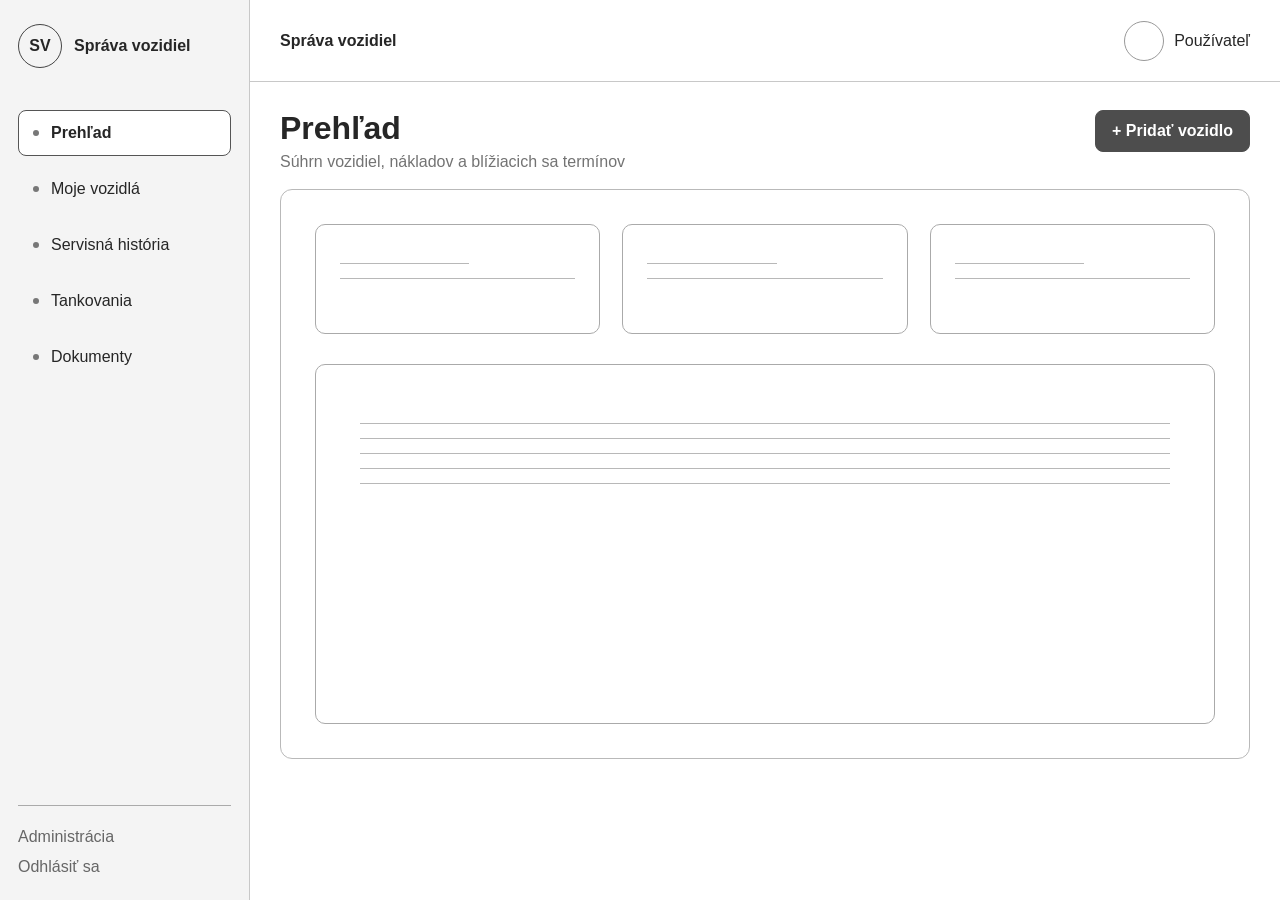
<file: html/index.html>
<!DOCTYPE html>
<html lang="sk">
<head>
  <meta charset="UTF-8">
  <meta name="viewport" content="width=device-width, initial-scale=1.0">
  <title>Správa vozidiel - Prehľad</title>
  <link rel="stylesheet" href="style.css">
</head>
<body>
  <div class="app">
    <aside class="sidebar">
      <div class="brand">
        <div class="brand-mark">SV</div>
        <span>Správa vozidiel</span>
      </div>

      <nav aria-label="Hlavná navigácia">
        <ul class="nav-list">
          <li><a class="nav-link active" href="index.html">Prehľad</a></li>
          <li><a class="nav-link" href="detail.html">Moje vozidlá</a></li>
          <li><a class="nav-link" href="#">Servisná história</a></li>
          <li><a class="nav-link" href="#">Tankovania</a></li>
          <li><a class="nav-link" href="#">Dokumenty</a></li>
        </ul>

        <div class="mobile-nav">
          <a class="active" href="index.html">Prehľad</a>
          <a href="detail.html">Vozidlá</a>
          <a href="#">Servis</a>
          <a href="#">Tankovania</a>
          <a href="#">Dokumenty</a>
        </div>
      </nav>

      <div class="sidebar-bottom">
        <a href="#">Administrácia</a>
        <a href="#">Odhlásiť sa</a>
      </div>
    </aside>

    <div class="app-body">
      <header class="topbar">
        <div class="topbar-title">Správa vozidiel</div>
        <div class="user">
          <div class="user-avatar" aria-hidden="true"></div>
          <span>Používateľ</span>
        </div>
      </header>

      <main class="main">
        <section class="page-heading">
          <div>
            <h1>Prehľad</h1>
            <p class="subtitle">Súhrn vozidiel, nákladov a blížiacich sa termínov</p>
          </div>
          <button class="btn btn-primary" type="button">+ Pridať vozidlo</button>
        </section>

        <section class="panel overview-panel" aria-label="Prehľad aplikácie">
          <div class="summary-grid">
            <article class="placeholder-card">
              <div class="placeholder-line short"></div>
              <div class="placeholder-line"></div>
            </article>
            <article class="placeholder-card">
              <div class="placeholder-line short"></div>
              <div class="placeholder-line"></div>
            </article>
            <article class="placeholder-card">
              <div class="placeholder-line short"></div>
              <div class="placeholder-line"></div>
            </article>
          </div>

          <div class="placeholder-content" aria-label="Priestor pre hlavný obsah">
            <div class="placeholder-line"></div>
            <div class="placeholder-line"></div>
            <div class="placeholder-line"></div>
            <div class="placeholder-line"></div>
            <div class="placeholder-line"></div>
          </div>
        </section>
      </main>
    </div>
  </div>
</body>
</html>
</file>
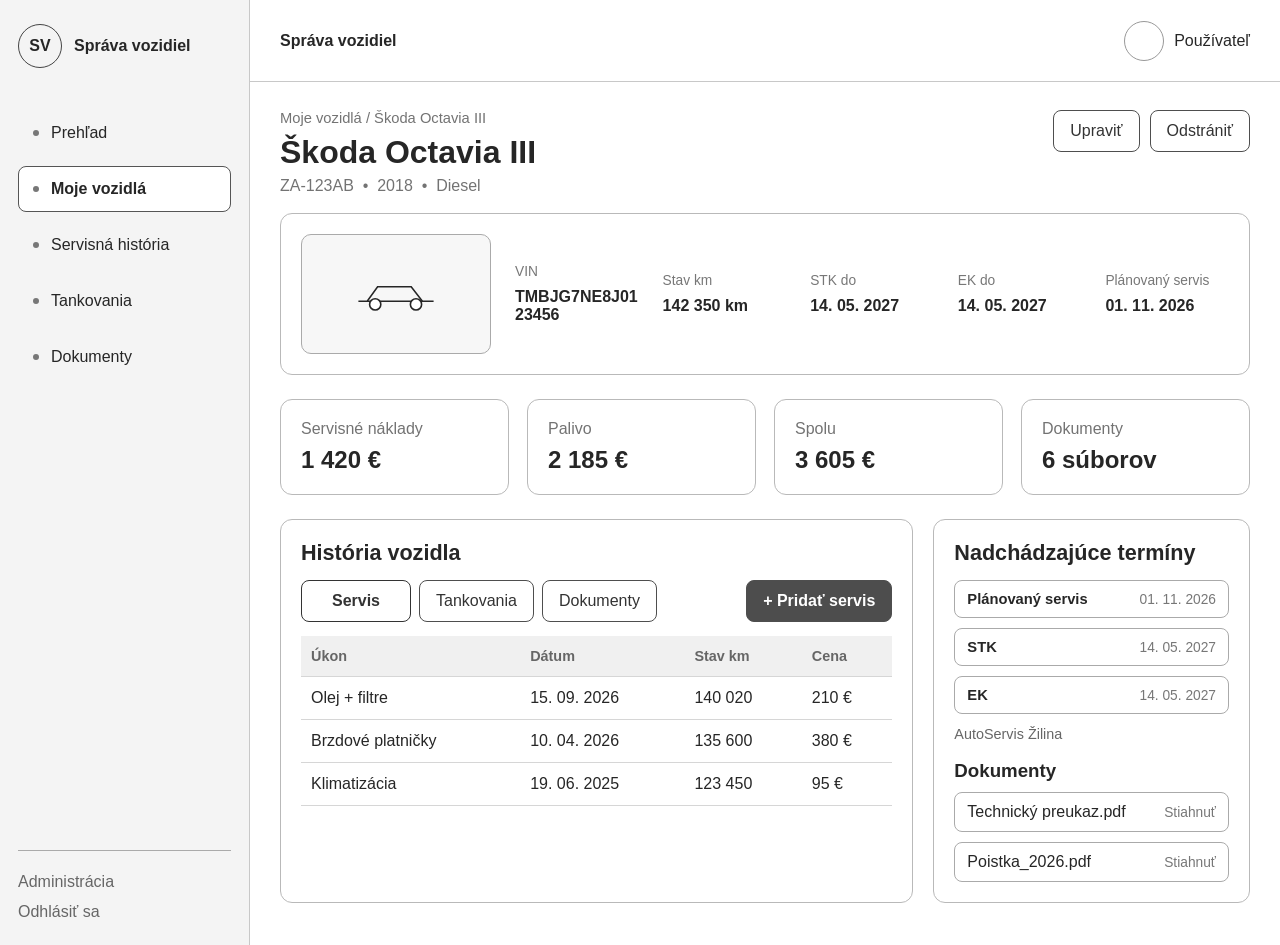
<file: html/detail.html>
<!DOCTYPE html>
<html lang="sk">
<head>
  <meta charset="UTF-8">
  <meta name="viewport" content="width=device-width, initial-scale=1.0">
  <title>Správa vozidiel - Detail vozidla</title>
  <link rel="stylesheet" href="style.css">
</head>
<body>
  <div class="app">
    <aside class="sidebar">
      <div class="brand">
        <div class="brand-mark">SV</div>
        <span>Správa vozidiel</span>
      </div>

      <nav aria-label="Hlavná navigácia">
        <ul class="nav-list">
          <li><a class="nav-link" href="index.html">Prehľad</a></li>
          <li><a class="nav-link active" href="detail.html">Moje vozidlá</a></li>
          <li><a class="nav-link" href="#">Servisná história</a></li>
          <li><a class="nav-link" href="#">Tankovania</a></li>
          <li><a class="nav-link" href="#">Dokumenty</a></li>
        </ul>

        <div class="mobile-nav">
          <a href="index.html">Prehľad</a>
          <a class="active" href="detail.html">Vozidlá</a>
          <a href="#">Servis</a>
          <a href="#">Tankovania</a>
          <a href="#">Dokumenty</a>
        </div>
      </nav>

      <div class="sidebar-bottom">
        <a href="#">Administrácia</a>
        <a href="#">Odhlásiť sa</a>
      </div>
    </aside>

    <div class="app-body">
      <header class="topbar">
        <div class="topbar-title">Správa vozidiel</div>
        <div class="user">
          <div class="user-avatar" aria-hidden="true"></div>
          <span>Používateľ</span>
        </div>
      </header>

      <main class="main">
        <section class="detail-heading">
          <div>
            <p class="breadcrumb">Moje vozidlá / Škoda Octavia III</p>
            <h1>Škoda Octavia III</h1>
            <p class="meta">ZA-123AB &nbsp;•&nbsp; 2018 &nbsp;•&nbsp; Diesel</p>
          </div>
          <div class="btn-row">
            <button class="btn" type="button">Upraviť</button>
            <button class="btn" type="button">Odstrániť</button>
          </div>
        </section>

        <section class="panel vehicle-card" aria-label="Základné údaje vozidla">
          <div class="vehicle-image" aria-hidden="true">
            <svg class="car-icon" viewBox="0 0 120 60" xmlns="http://www.w3.org/2000/svg">
              <path d="M13 39h11l13-18h42l14 18h14" fill="none" stroke="currentColor" stroke-width="2"/>
              <path d="M24 39h69" fill="none" stroke="currentColor" stroke-width="2"/>
              <circle cx="34" cy="43" r="7" fill="white" stroke="currentColor" stroke-width="2"/>
              <circle cx="85" cy="43" r="7" fill="white" stroke="currentColor" stroke-width="2"/>
            </svg>
          </div>

          <div>
            <span class="info-label">VIN</span>
            <span class="info-value">TMBJG7NE8J0123456</span>
          </div>
          <div>
            <span class="info-label">Stav km</span>
            <span class="info-value">142 350 km</span>
          </div>
          <div>
            <span class="info-label">STK do</span>
            <span class="info-value">14. 05. 2027</span>
          </div>
          <div>
            <span class="info-label">EK do</span>
            <span class="info-value">14. 05. 2027</span>
          </div>
          <div>
            <span class="info-label">Plánovaný servis</span>
            <span class="info-value">01. 11. 2026</span>
          </div>
        </section>

        <section class="stat-grid" aria-label="Súhrn vozidla">
          <article class="panel stat-card">
            <span class="muted">Servisné náklady</span>
            <strong>1 420 €</strong>
          </article>
          <article class="panel stat-card">
            <span class="muted">Palivo</span>
            <strong>2 185 €</strong>
          </article>
          <article class="panel stat-card">
            <span class="muted">Spolu</span>
            <strong>3 605 €</strong>
          </article>
          <article class="panel stat-card">
            <span class="muted">Dokumenty</span>
            <strong>6 súborov</strong>
          </article>
        </section>

        <section class="detail-grid">
          <article class="panel history-panel">
            <h2 class="panel-title">História vozidla</h2>

            <div class="history-toolbar">
              <div class="tabs" aria-label="Typ histórie">
                <button class="btn tab active" type="button">Servis</button>
                <button class="btn tab" type="button">Tankovania</button>
                <button class="btn tab" type="button">Dokumenty</button>
              </div>
              <button class="btn btn-primary" type="button">+ Pridať servis</button>
            </div>

            <div class="table-wrap">
              <table>
                <thead>
                  <tr>
                    <th>Úkon</th>
                    <th>Dátum</th>
                    <th>Stav km</th>
                    <th>Cena</th>
                  </tr>
                </thead>
                <tbody>
                  <tr>
                    <td>Olej + filtre</td>
                    <td>15. 09. 2026</td>
                    <td>140 020</td>
                    <td>210 €</td>
                  </tr>
                  <tr>
                    <td>Brzdové platničky</td>
                    <td>10. 04. 2026</td>
                    <td>135 600</td>
                    <td>380 €</td>
                  </tr>
                  <tr>
                    <td>Klimatizácia</td>
                    <td>19. 06. 2025</td>
                    <td>123 450</td>
                    <td>95 €</td>
                  </tr>
                </tbody>
              </table>
            </div>
          </article>

          <aside class="panel side-panel">
            <section class="side-section">
              <h2 class="panel-title">Nadchádzajúce termíny</h2>
              <div class="deadline-list">
                <div class="deadline-item"><strong>Plánovaný servis</strong><span>01. 11. 2026</span></div>
                <div class="deadline-item"><strong>STK</strong><span>14. 05. 2027</span></div>
                <div class="deadline-item"><strong>EK</strong><span>14. 05. 2027</span></div>
              </div>
              <p class="service-name">AutoServis Žilina</p>
            </section>

            <section class="side-section">
              <h3>Dokumenty</h3>
              <div class="document-list">
                <div class="document-item"><span>Technický preukaz.pdf</span><button class="download-btn" type="button">Stiahnuť</button></div>
                <div class="document-item"><span>Poistka_2026.pdf</span><button class="download-btn" type="button">Stiahnuť</button></div>
              </div>
            </section>
          </aside>
        </section>
      </main>
    </div>
  </div>
</body>
</html>
</file>
<file: html/style.css>
* {
  box-sizing: border-box;
}

html {
  font-family: Arial, Helvetica, sans-serif;
  color: #262626;
  background: #f3f3f3;
}

body {
  margin: 0;
  min-width: 0;
}

a {
  color: inherit;
  text-decoration: none;
}

button {
  font: inherit;
}

.app {
  min-height: 100vh;
  display: grid;
  grid-template-columns: 250px minmax(0, 1fr);
  background: #ffffff;
}

.sidebar {
  min-height: 100vh;
  display: flex;
  flex-direction: column;
  padding: 24px 18px;
  border-right: 1px solid #c8c8c8;
  background: #f4f4f4;
}

.brand {
  display: flex;
  align-items: center;
  gap: 12px;
  margin-bottom: 42px;
  font-weight: 700;
}

.brand-mark,
.user-avatar {
  width: 44px;
  height: 44px;
  flex: 0 0 44px;
  display: grid;
  place-items: center;
  border: 1px solid #444;
  border-radius: 50%;
}

.nav-list {
  display: grid;
  gap: 10px;
  margin: 0;
  padding: 0;
  list-style: none;
}

.nav-link {
  display: flex;
  align-items: center;
  gap: 12px;
  padding: 13px 14px;
  border: 1px solid transparent;
  border-radius: 8px;
}

.nav-link::before {
  content: "";
  width: 6px;
  height: 6px;
  flex: 0 0 6px;
  border-radius: 50%;
  background: #777;
}

.nav-link.active {
  border-color: #555;
  background: #fff;
  font-weight: 700;
}

.sidebar-bottom {
  margin-top: auto;
  padding-top: 22px;
  border-top: 1px solid #aaa;
  display: grid;
  gap: 12px;
  color: #666;
}

.app-body {
  min-width: 0;
  display: flex;
  flex-direction: column;
}

.topbar {
  min-height: 82px;
  display: flex;
  align-items: center;
  justify-content: space-between;
  gap: 18px;
  padding: 18px 30px;
  border-bottom: 1px solid #c8c8c8;
}

.topbar-title {
  font-weight: 700;
}

.user {
  display: flex;
  align-items: center;
  gap: 10px;
  white-space: nowrap;
}

.user-avatar {
  width: 40px;
  height: 40px;
  flex-basis: 40px;
  border-color: #999;
}

.main {
  width: 100%;
  max-width: 1500px;
  margin: 0 auto;
  padding: 28px 30px 42px;
}

.page-heading,
.detail-heading {
  display: flex;
  justify-content: space-between;
  align-items: flex-start;
  gap: 20px;
  margin-bottom: 18px;
}

.page-heading h1,
.detail-heading h1 {
  margin: 0;
  font-size: 2rem;
}

.subtitle,
.breadcrumb,
.meta,
.muted {
  color: #737373;
}

.subtitle {
  margin: 6px 0 0;
}

.btn {
  display: inline-flex;
  align-items: center;
  justify-content: center;
  min-height: 42px;
  padding: 10px 16px;
  border: 1px solid #4e4e4e;
  border-radius: 8px;
  background: #fff;
  color: #333;
  cursor: pointer;
}

.btn-primary {
  background: #4d4d4d;
  color: #fff;
  font-weight: 700;
}

.btn-row {
  display: flex;
  flex-wrap: wrap;
  gap: 10px;
}

.panel {
  border: 1px solid #b9b9b9;
  border-radius: 12px;
  background: #fff;
}

.overview-panel {
  padding: 34px;
}

.summary-grid {
  display: grid;
  grid-template-columns: repeat(3, minmax(0, 1fr));
  gap: 22px;
  margin-bottom: 30px;
}

.placeholder-card {
  min-height: 110px;
  padding: 24px;
  border: 1px solid #aaa;
  border-radius: 10px;
}

.placeholder-line {
  height: 1px;
  margin: 14px 0;
  background: #b8b8b8;
}

.placeholder-line.short {
  width: 55%;
}

.placeholder-content {
  min-height: 360px;
  padding: 44px;
  border: 1px solid #aaa;
  border-radius: 10px;
}

.detail-heading .breadcrumb {
  margin: 0 0 8px;
  font-size: .92rem;
}

.detail-heading .meta {
  margin: 6px 0 0;
}

.vehicle-card {
  display: grid;
  grid-template-columns: 190px repeat(5, minmax(0, 1fr));
  gap: 24px;
  align-items: center;
  padding: 20px;
  margin-bottom: 24px;
}

.vehicle-image {
  min-height: 120px;
  display: grid;
  place-items: center;
  border: 1px solid #aaa;
  border-radius: 10px;
  background: #f7f7f7;
}

.car-icon {
  width: 100px;
  height: 48px;
}

.info-label {
  display: block;
  margin-bottom: 9px;
  color: #777;
  font-size: .86rem;
}

.info-value {
  display: block;
  font-weight: 700;
  overflow-wrap: anywhere;
}

.stat-grid {
  display: grid;
  grid-template-columns: repeat(4, minmax(0, 1fr));
  gap: 18px;
  margin-bottom: 24px;
}

.stat-card {
  padding: 20px;
}

.stat-card strong {
  display: block;
  margin-top: 8px;
  font-size: 1.5rem;
}

.detail-grid {
  display: grid;
  grid-template-columns: minmax(0, 2fr) minmax(290px, 1fr);
  gap: 20px;
}

.history-panel,
.side-panel {
  padding: 20px;
}

.panel-title {
  margin: 0 0 14px;
  font-size: 1.35rem;
}

.history-toolbar {
  display: flex;
  align-items: center;
  justify-content: space-between;
  gap: 12px;
  margin-bottom: 14px;
}

.tabs {
  display: flex;
  flex-wrap: wrap;
  gap: 8px;
}

.tab {
  min-width: 110px;
}

.tab.active {
  font-weight: 700;
  border-color: #333;
}

.table-wrap {
  width: 100%;
  overflow-x: auto;
}

table {
  width: 100%;
  border-collapse: collapse;
  min-width: 560px;
}

th,
td {
  padding: 12px 10px;
  border-bottom: 1px solid #d6d6d6;
  text-align: left;
}

th {
  background: #f0f0f0;
  color: #666;
  font-size: .9rem;
}

.deadline-list,
.document-list {
  display: grid;
  gap: 10px;
}

.deadline-item,
.document-item {
  display: flex;
  align-items: center;
  justify-content: space-between;
  gap: 12px;
  padding: 10px 12px;
  border: 1px solid #aaa;
  border-radius: 8px;
}

.deadline-item strong {
  font-size: .92rem;
}

.deadline-item span,
.download-btn {
  color: #777;
  font-size: .86rem;
  white-space: nowrap;
}

.download-btn {
  padding: 0;
  border: 0;
  background: transparent;
  cursor: pointer;
}

.side-section + .side-section {
  margin-top: 18px;
}

.side-section h3 {
  margin: 0 0 10px;
}

.service-name {
  margin: 12px 0 2px;
  color: #666;
  font-size: .9rem;
}

.mobile-nav {
  display: none;
}

@media (max-width: 1100px) {
  .app {
    grid-template-columns: 210px minmax(0, 1fr);
  }

  .vehicle-card {
    grid-template-columns: 160px repeat(2, minmax(0, 1fr));
  }

  .vehicle-image {
    grid-row: span 2;
  }

  .stat-grid {
    grid-template-columns: repeat(2, minmax(0, 1fr));
  }

  .detail-grid {
    grid-template-columns: 1fr;
  }
}

@media (max-width: 760px) {
  .app {
    display: block;
  }

  .sidebar {
    min-height: auto;
    padding: 14px 16px;
    border-right: 0;
    border-bottom: 1px solid #c8c8c8;
  }

  .brand {
    margin-bottom: 14px;
  }

  .nav-list,
  .sidebar-bottom {
    display: none;
  }

  .mobile-nav {
    display: flex;
    gap: 8px;
    overflow-x: auto;
    padding-bottom: 2px;
  }

  .mobile-nav a {
    flex: 0 0 auto;
    padding: 8px 10px;
    border: 1px solid #aaa;
    border-radius: 7px;
    background: #fff;
    font-size: .9rem;
  }

  .mobile-nav a.active {
    border-color: #333;
    font-weight: 700;
  }

  .topbar {
    min-height: 64px;
    padding: 12px 16px;
  }

  .user span:last-child {
    display: none;
  }

  .user-avatar {
    width: 36px;
    height: 36px;
    flex-basis: 36px;
  }

  .main {
    padding: 20px 16px 32px;
  }

  .page-heading,
  .detail-heading {
    display: grid;
  }

  .page-heading h1,
  .detail-heading h1 {
    font-size: 1.7rem;
  }

  .summary-grid,
  .stat-grid {
    grid-template-columns: 1fr;
  }

  .overview-panel {
    padding: 18px;
  }

  .placeholder-content {
    min-height: 280px;
    padding: 24px;
  }

  .vehicle-card {
    grid-template-columns: 1fr 1fr;
    gap: 18px;
  }

  .vehicle-image {
    grid-column: 1 / -1;
    grid-row: auto;
  }

  .history-toolbar {
    align-items: stretch;
    flex-direction: column;
  }

  .tabs {
    display: grid;
    grid-template-columns: repeat(3, minmax(0, 1fr));
  }

  .tab {
    min-width: 0;
  }

  .btn-row .btn {
    flex: 1 1 auto;
  }
}

@media (max-width: 480px) {
  .topbar-title {
    font-size: .95rem;
  }

  .brand-mark {
    width: 40px;
    height: 40px;
    flex-basis: 40px;
  }

  .vehicle-card {
    grid-template-columns: 1fr;
  }

  .vehicle-image {
    grid-column: auto;
  }

  .tabs {
    grid-template-columns: 1fr;
  }

  .deadline-item,
  .document-item {
    align-items: flex-start;
    flex-direction: column;
  }

  .deadline-item span,
  .document-item span:last-child {
    white-space: normal;
  }
}
</file>
